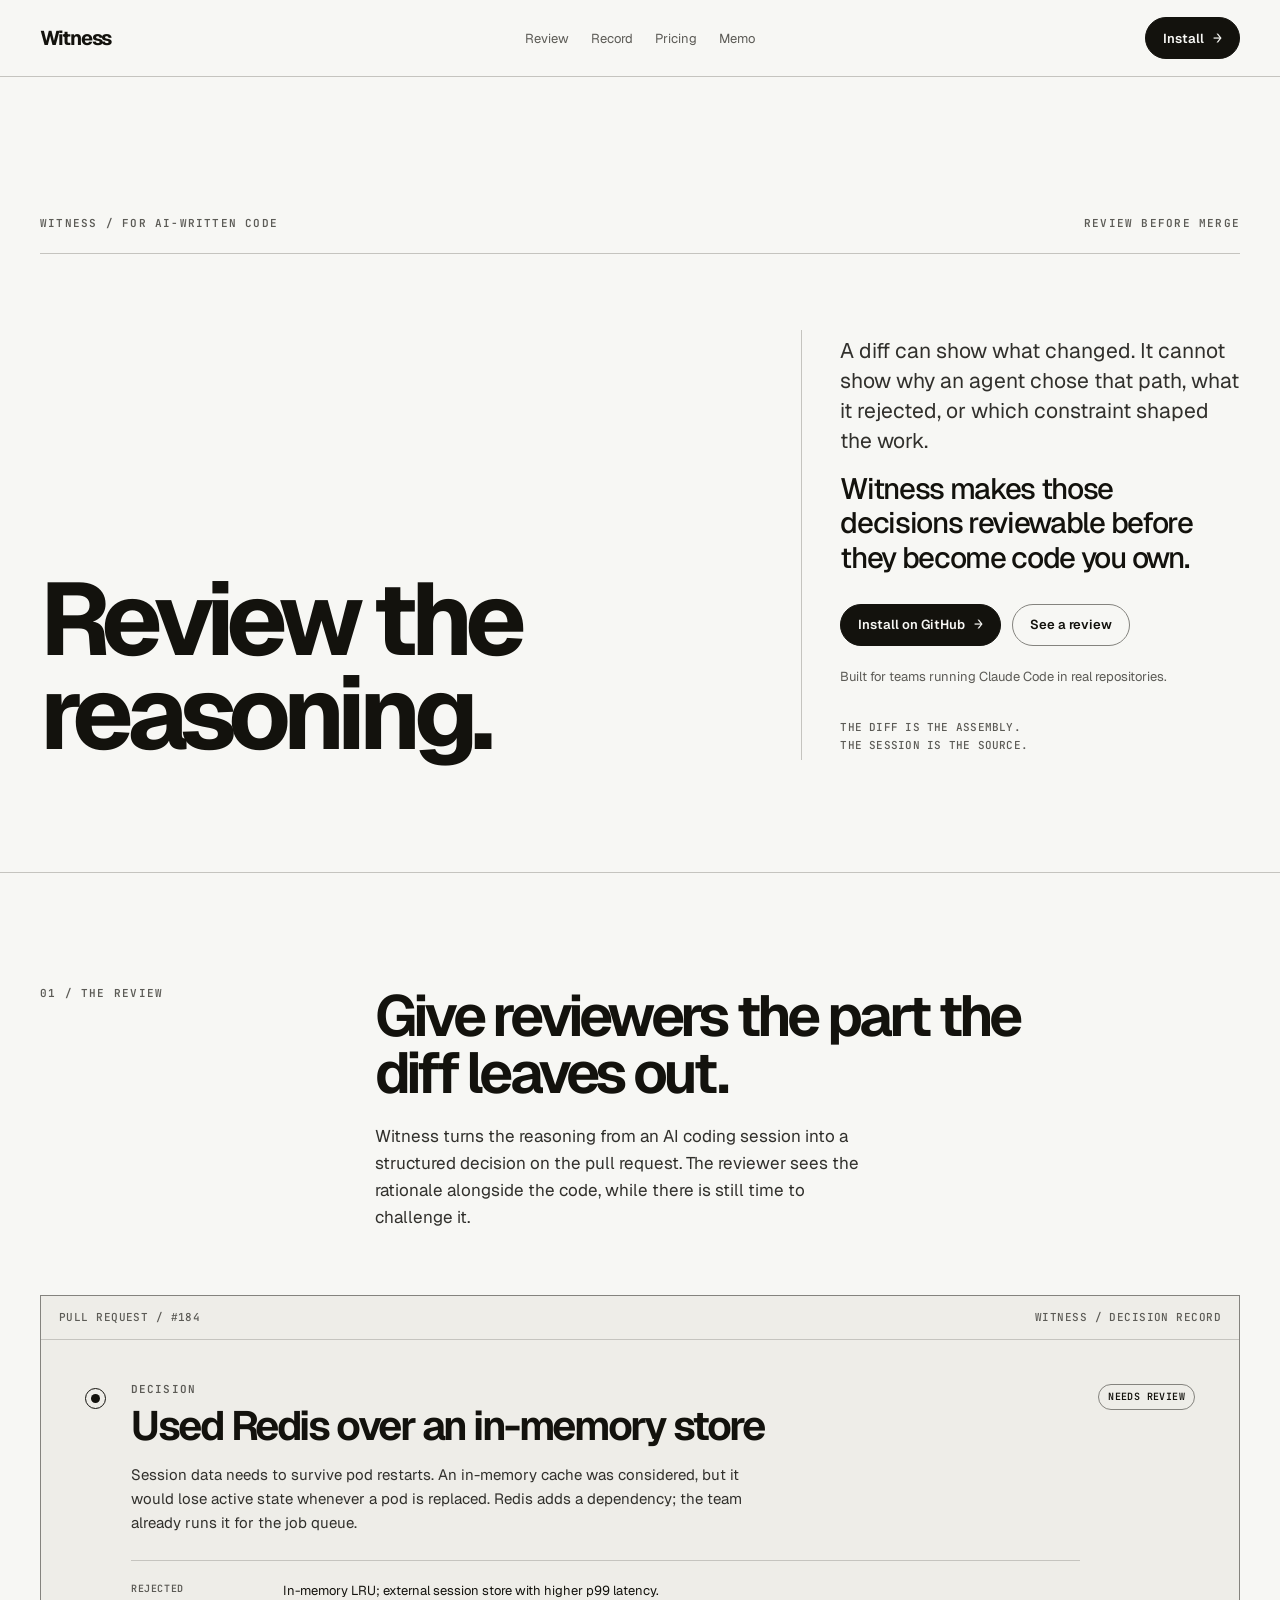
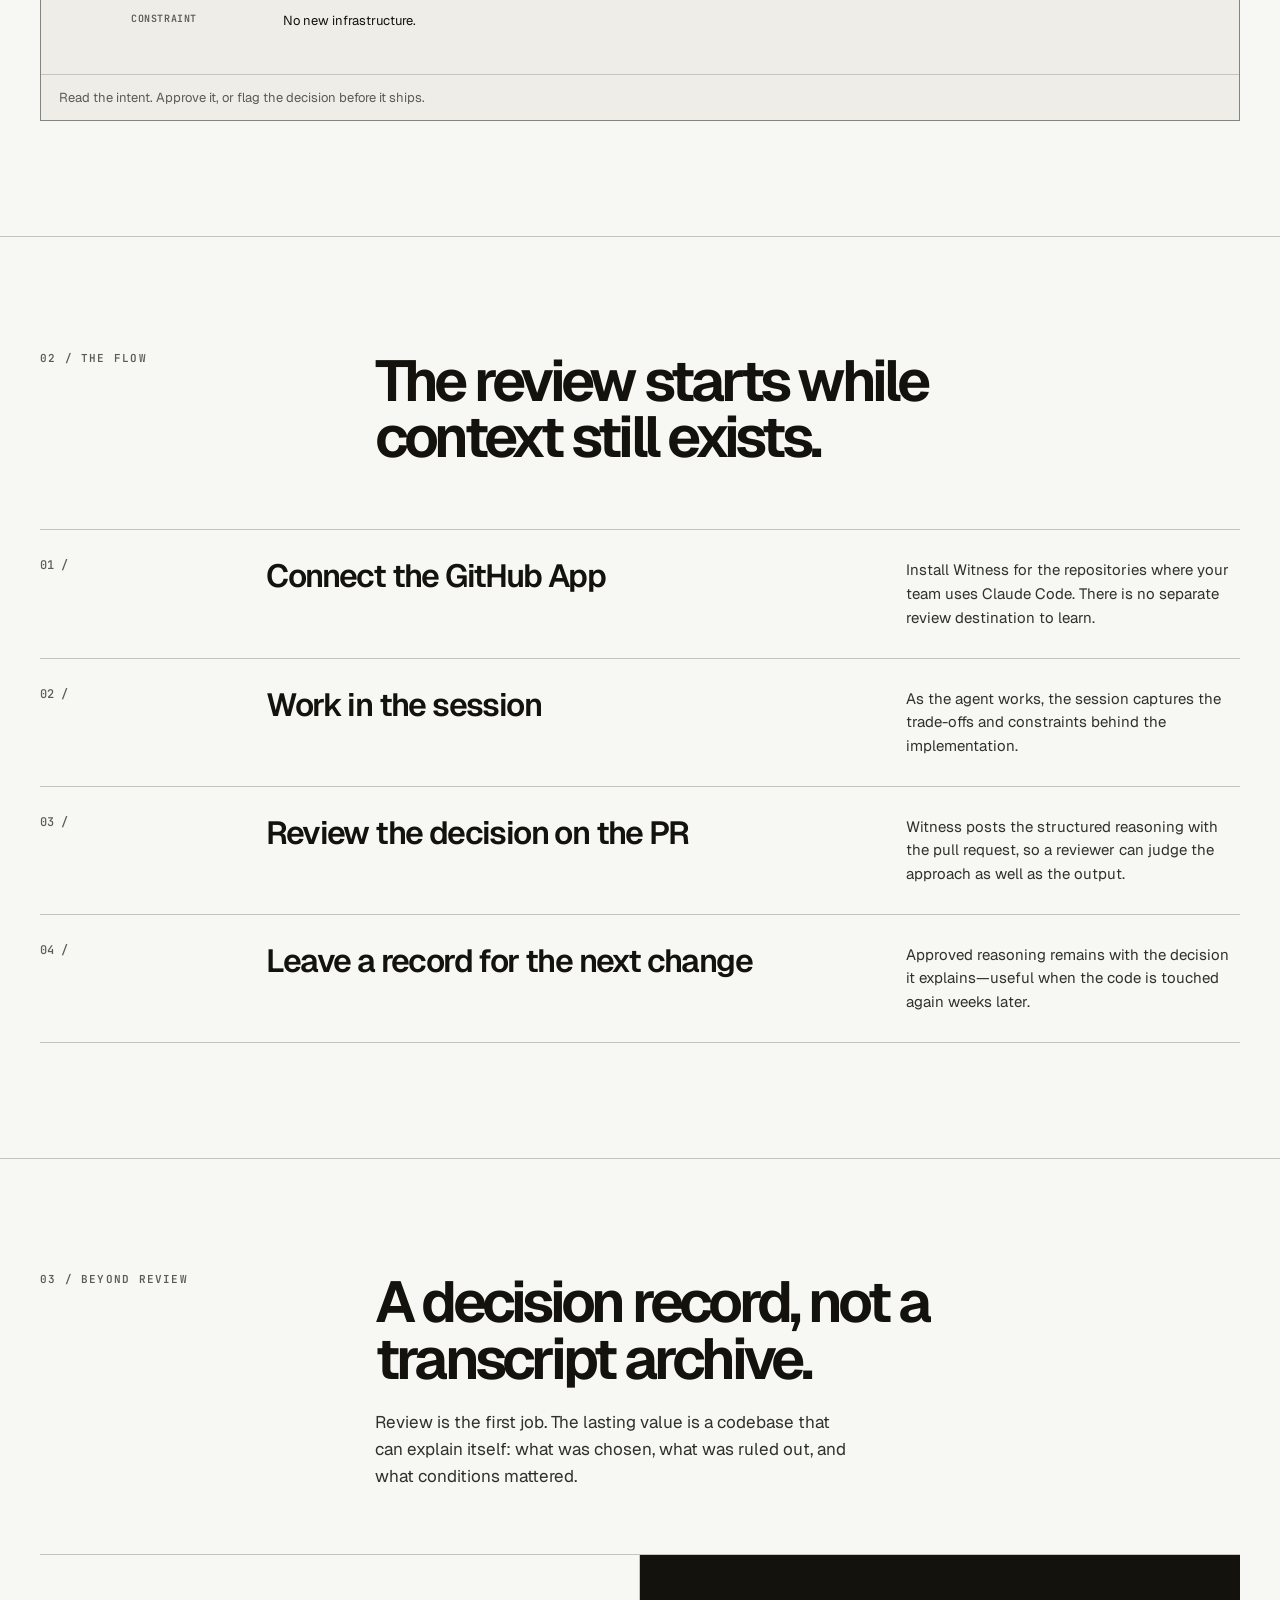
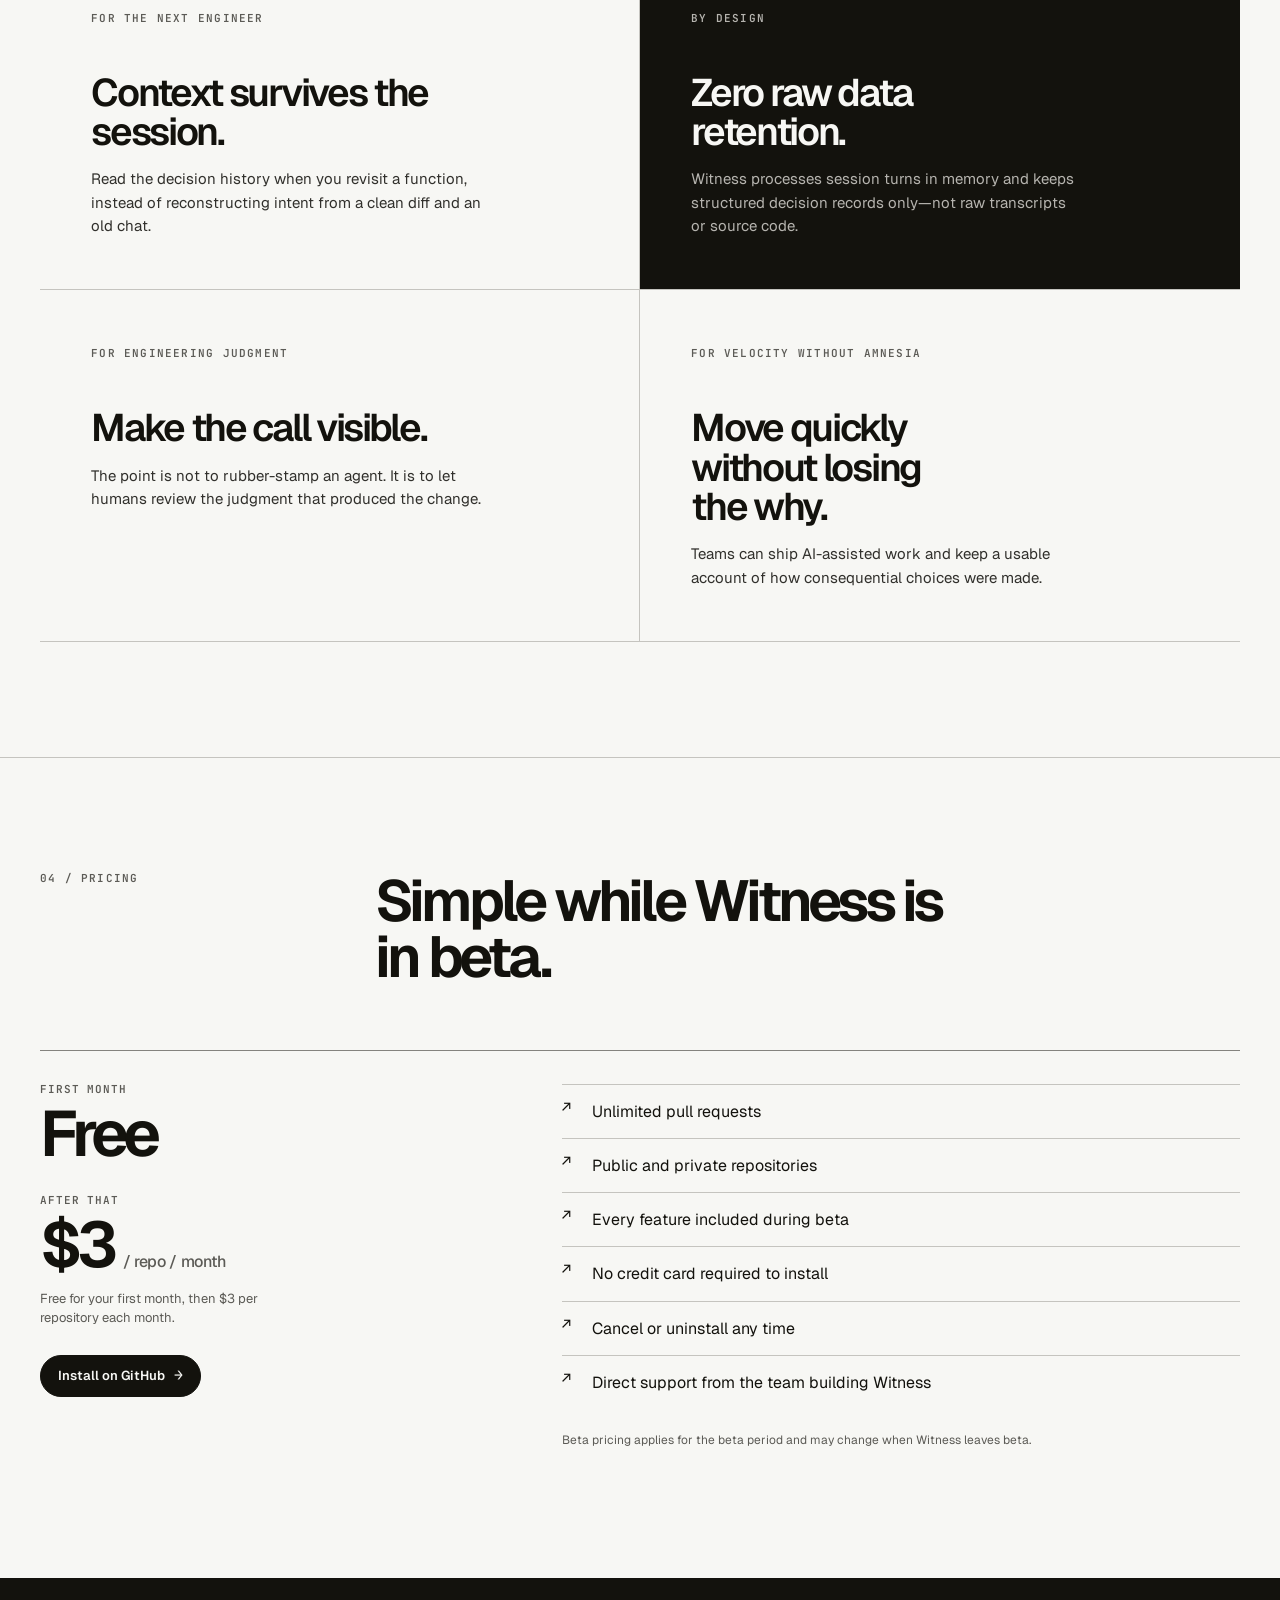
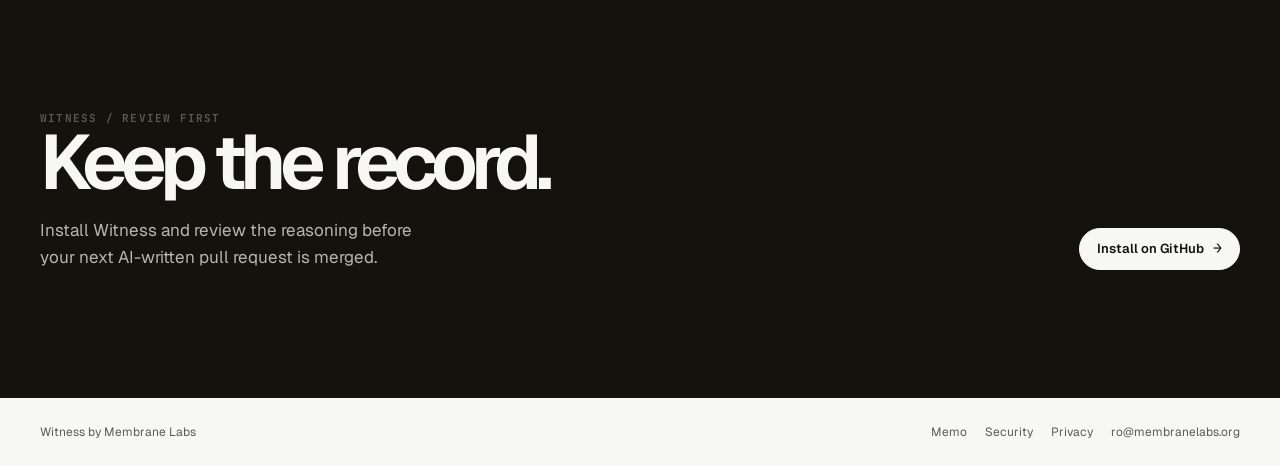
<file: index.html>
<!doctype html>
<html lang="en">
<head>
  <meta charset="utf-8">
  <meta name="viewport" content="width=device-width, initial-scale=1">
  <meta name="description" content="Witness turns AI coding-session reasoning into reviewable pull-request decisions before you merge.">
  <title>Witness — Review the reasoning, not only the diff</title>
  <link rel="stylesheet" href="_ds/modernist-412157db-4820-4061-ba51-2b7b09c9d0c9/styles.css">
  <style>
    /* Hallmark · pre-emit critique: P5 H5 E4 S5 R5 V4
     * genre: modern-minimal · macrostructure: Narrative Workflow · theme: Quiet
     * enrichment: none · nav: N9 Edge-aligned minimal · footer: Ft2 Inline single line
     */
    html, body { overflow-x: clip; }
    body { margin: 0; background: var(--color-bg); color: var(--color-text); text-wrap: pretty; }
    a { color: inherit; }
    .shell { width: min(1200px, calc(100% - 40px)); margin-inline: auto; }
    .eyebrow { font: 600 var(--text-xs)/1 var(--font-mono); letter-spacing: .11em; text-transform: uppercase; color: var(--color-muted); }
    .rule { height: 1px; margin: 0; border: 0; background: var(--color-rule); }
    .site-nav { min-height: 76px; display: grid; grid-template-columns: 1fr auto 1fr; align-items: center; gap: 24px; }
    .wordmark { font: 700 20px/1 var(--font-display); letter-spacing: -.055em; text-decoration: none; }
    .nav-links { justify-self: center; display: flex; gap: 22px; font-size: 13px; }
    .nav-links a { text-decoration: none; color: var(--color-muted); }
    .nav-links a:hover { color: var(--color-text); }
    .nav-cta { justify-self: end; }
    .button { display: inline-flex; align-items: center; justify-content: center; gap: 9px; min-height: 42px; padding: 0 17px; border: 1px solid var(--color-text); border-radius: 999px; font: 600 13px/1 var(--font-body); text-decoration: none; transition: transform 180ms var(--ease-out), background 180ms var(--ease-out), color 180ms var(--ease-out); white-space: nowrap; }
    .button:hover { transform: translateY(-1px); }
    .button:active { transform: translateY(0); }
    .button--solid { background: var(--color-text); color: var(--color-bg); }
    .button--solid:hover { background: var(--color-ink-2); }
    .button--quiet { border-color: var(--color-rule-strong); color: var(--color-text); }
    .button--quiet:hover { background: var(--color-surface); }
    .arrow { font-family: var(--font-mono); font-size: 15px; }
    .hero { padding: clamp(68px, 11vw, 150px) 0 clamp(56px, 9vw, 112px); }
    .hero-topline { display: flex; justify-content: space-between; gap: 24px; padding-bottom: 24px; border-bottom: 1px solid var(--color-rule); }
    .hero-topline span:last-child { text-align: right; }
    .hero-grid { display: grid; grid-template-columns: minmax(0, 1.2fr) minmax(280px, .8fr); gap: clamp(40px, 8vw, 126px); padding-top: clamp(38px, 6vw, 76px); align-items: end; }
    h1, h2, h3, p { margin: 0; }
    h1 { max-width: 10ch; font: 700 clamp(3.4rem, 8vw, 7.5rem)/.92 var(--font-display); letter-spacing: -.075em; overflow-wrap: anywhere; }
    .hero-copy { max-width: 39ch; font-size: clamp(18px, 1.65vw, 23px); line-height: 1.42; color: var(--color-ink-2); }
    .hero-actions { display: flex; flex-wrap: wrap; gap: 11px; margin-top: 28px; }
    .hero-note { margin-top: 22px; font-size: 13px; color: var(--color-muted); }
    .hero-side { border-left: 1px solid var(--color-rule); padding: 6px 0 6px clamp(22px, 3vw, 44px); }
    .hero-side p + p { margin-top: 16px; }
    .hero-side .statement { font: 500 clamp(21px, 2.3vw, 31px)/1.18 var(--font-display); letter-spacing: -.045em; }
    .hero-side .mono { margin-top: 34px; font: 500 11px/1.6 var(--font-mono); letter-spacing: .02em; color: var(--color-muted); }
    .section { padding: clamp(60px, 9vw, 118px) 0; }
    .section-head { display: grid; grid-template-columns: minmax(140px, .35fr) minmax(0, 1fr); gap: 32px; margin-bottom: clamp(36px, 5vw, 64px); }
    .section-title { max-width: 18ch; font: 650 clamp(2.2rem, 4.5vw, 4.6rem)/.98 var(--font-display); letter-spacing: -.065em; overflow-wrap: anywhere; }
    .section-intro { max-width: 44ch; font-size: 17px; line-height: 1.58; color: var(--color-ink-2); }
    .review-board { background: var(--color-surface); border: 1px solid var(--color-rule-strong); }
    .review-board__meta { display: flex; justify-content: space-between; gap: 20px; padding: 14px 18px; border-bottom: 1px solid var(--color-rule); color: var(--color-muted); font: 500 11px/1.4 var(--font-mono); letter-spacing: .04em; text-transform: uppercase; }
    .decision { display: grid; grid-template-columns: 28px minmax(0, 1fr) auto; gap: 18px; padding: clamp(24px, 4vw, 44px); }
    .decision-mark { width: 21px; height: 21px; margin-top: 4px; border: 1px solid var(--color-text); border-radius: 50%; position: relative; }
    .decision-mark::after { content: ''; position: absolute; inset: 5px; background: var(--color-text); border-radius: 50%; }
    .decision-label { font: 600 11px/1 var(--font-mono); letter-spacing: .1em; text-transform: uppercase; color: var(--color-muted); }
    .decision h3 { margin-top: 10px; font: 650 clamp(25px, 3.2vw, 41px)/1.03 var(--font-display); letter-spacing: -.06em; }
    .decision p { max-width: 62ch; margin-top: 16px; font-size: 15px; line-height: 1.6; color: var(--color-ink-2); }
    .decision-points { display: grid; gap: 10px; margin-top: 25px; padding-top: 20px; border-top: 1px solid var(--color-rule); }
    .decision-point { display: grid; grid-template-columns: 138px minmax(0, 1fr); gap: 14px; font-size: 13px; line-height: 1.5; }
    .decision-point strong { font: 600 10px/1.5 var(--font-mono); letter-spacing: .06em; text-transform: uppercase; color: var(--color-muted); }
    .decision-status { align-self: start; padding: 7px 9px; border: 1px solid var(--color-rule-strong); border-radius: 999px; font: 600 10px/1 var(--font-mono); letter-spacing: .04em; text-transform: uppercase; white-space: nowrap; }
    .review-board__footer { padding: 14px 18px; border-top: 1px solid var(--color-rule); font-size: 13px; color: var(--color-muted); }
    .workflow { counter-reset: stage; }
    .workflow-row { display: grid; grid-template-columns: minmax(130px, .32fr) minmax(0, 1fr) minmax(210px, .55fr); gap: 32px; padding: 28px 0; border-top: 1px solid var(--color-rule); align-items: start; }
    .workflow-row:last-child { border-bottom: 1px solid var(--color-rule); }
    .workflow-number { font: 500 12px/1.3 var(--font-mono); color: var(--color-muted); }
    .workflow-number::before { counter-increment: stage; content: '0' counter(stage) ' /'; }
    .workflow h3 { font: 600 clamp(22px, 2.5vw, 32px)/1.1 var(--font-display); letter-spacing: -.05em; }
    .workflow p { font-size: 15px; line-height: 1.58; color: var(--color-ink-2); }
    .record-grid { display: grid; grid-template-columns: minmax(0, 1fr) minmax(0, 1fr); border-top: 1px solid var(--color-rule); }
    .record-card { min-height: 250px; padding: clamp(26px, 4vw, 54px); border-bottom: 1px solid var(--color-rule); }
    .record-card:nth-child(odd) { border-right: 1px solid var(--color-rule); }
    .record-card h3 { margin-top: 46px; max-width: 13ch; font: 600 clamp(25px, 3vw, 40px)/1.02 var(--font-display); letter-spacing: -.06em; }
    .record-card p { max-width: 39ch; margin-top: 16px; font-size: 15px; line-height: 1.58; color: var(--color-ink-2); }
    .record-card--dark { background: var(--color-text); color: var(--color-bg); }
    .record-card--dark .eyebrow, .record-card--dark p { color: var(--color-paper-3); }
    .record-card--dark h3 { max-width: 14ch; }
    .pricing { padding-bottom: clamp(68px, 10vw, 132px); }
    .pricing-grid { display: grid; grid-template-columns: minmax(260px, .75fr) minmax(0, 1.25fr); gap: clamp(42px, 9vw, 140px); padding-top: 33px; border-top: 1px solid var(--color-rule-strong); }
    .price-label { font: 600 11px/1 var(--font-mono); text-transform: uppercase; letter-spacing: .08em; color: var(--color-muted); }
    .price { margin-top: 10px; font: 650 clamp(3rem, 5vw, 5rem)/.92 var(--font-display); letter-spacing: -.08em; }
    .price small { font: 500 16px/1 var(--font-body); letter-spacing: -.02em; color: var(--color-muted); }
    .price-secondary { margin-top: 31px; }
    .pricing-copy { margin: 14px 0 27px; max-width: 28ch; color: var(--color-muted); font-size: 13px; line-height: 1.5; }
    .benefits { display: grid; gap: 0; }
    .benefit { display: grid; grid-template-columns: 18px minmax(0, 1fr); gap: 12px; padding: 15px 0; border-top: 1px solid var(--color-rule); font-size: 16px; line-height: 1.45; }
    .benefit::before { content: '↗'; font: 500 15px/1 var(--font-mono); }
    .beta-note { margin-top: 22px; max-width: 59ch; font-size: 12px; line-height: 1.55; color: var(--color-muted); }
    .closing { background: var(--color-text); color: var(--color-bg); }
    .closing-inner { display: grid; grid-template-columns: minmax(0, 1fr) auto; gap: 40px; padding: clamp(62px, 10vw, 130px) 0; align-items: end; }
    .closing h2 { max-width: 10ch; font: 650 clamp(3rem, 6vw, 6.8rem)/.92 var(--font-display); letter-spacing: -.08em; }
    .closing p { max-width: 37ch; margin-top: 20px; font-size: 17px; line-height: 1.55; color: var(--color-paper-3); }
    .closing .button { border-color: var(--color-bg); color: var(--color-text); background: var(--color-bg); }
    .closing .button:hover { background: var(--color-paper-2); }
    .footer { display: flex; justify-content: space-between; gap: 24px; padding: 26px 0; font-size: 12px; color: var(--color-muted); }
    .footer-links { display: flex; flex-wrap: wrap; gap: 18px; }
    .footer a { text-decoration: none; }
    .footer a:hover { color: var(--color-text); }
    @media (max-width: 760px) { .site-nav { grid-template-columns: 1fr auto; padding: 18px 0; } .nav-links { display: none; } .hero { padding-top: 50px; } .hero-grid, .section-head, .pricing-grid, .closing-inner { grid-template-columns: minmax(0, 1fr); } .hero-side { border-left: 0; border-top: 1px solid var(--color-rule); padding: 26px 0 0; } .section-head { gap: 18px; } .workflow-row { grid-template-columns: 74px minmax(0, 1fr); gap: 16px; } .workflow p { grid-column: 2; } .record-grid { grid-template-columns: minmax(0, 1fr); } .record-card:nth-child(odd) { border-right: 0; } .decision { grid-template-columns: 20px minmax(0, 1fr); gap: 12px; } .decision-status { grid-column: 2; justify-self: start; } .decision-point { grid-template-columns: minmax(0, 1fr); gap: 5px; } .closing-inner { gap: 28px; } .footer { flex-direction: column; } }
    @media (prefers-reduced-motion: reduce) { *, *::before, *::after { scroll-behavior: auto !important; transition-duration: .01ms !important; } }
  </style>
</head>
<body>
  <div class="shell"><nav class="site-nav" aria-label="Primary navigation"><a class="wordmark" href="index.html">Witness</a><div class="nav-links"><a href="#review">Review</a><a href="#record">Record</a><a href="#pricing">Pricing</a><a href="memo.html">Memo</a></div><a class="button button--solid nav-cta" href="https://github.com/apps/membranelabs-witness/installations/new">Install <span class="arrow">→</span></a></nav></div><hr class="rule">
  <main>
    <section class="shell hero"><div class="hero-topline eyebrow"><span>Witness / for AI-written code</span><span>Review before merge</span></div><div class="hero-grid"><div><h1>Review the reasoning.</h1></div><div class="hero-side"><p class="hero-copy">A diff can show what changed. It cannot show why an agent chose that path, what it rejected, or which constraint shaped the work.</p><p class="statement">Witness makes those decisions reviewable before they become code you own.</p><div class="hero-actions"><a class="button button--solid" href="https://github.com/apps/membranelabs-witness/installations/new">Install on GitHub <span class="arrow">→</span></a><a class="button button--quiet" href="#review">See a review</a></div><p class="hero-note">Built for teams running Claude Code in real repositories.</p><p class="mono">THE DIFF IS THE ASSEMBLY.<br>THE SESSION IS THE SOURCE.</p></div></div></section><hr class="rule">
    <section id="review" class="shell section"><div class="section-head"><span class="eyebrow">01 / The review</span><div><h2 class="section-title">Give reviewers the part the diff leaves out.</h2><p class="section-intro" style="margin-top:22px">Witness turns the reasoning from an AI coding session into a structured decision on the pull request. The reviewer sees the rationale alongside the code, while there is still time to challenge it.</p></div></div><article class="review-board" aria-label="Example Witness pull request decision"><div class="review-board__meta"><span>pull request / #184</span><span>witness / decision record</span></div><div class="decision"><span class="decision-mark" aria-hidden="true"></span><div><div class="decision-label">Decision</div><h3>Used Redis over an in-memory store</h3><p>Session data needs to survive pod restarts. An in-memory cache was considered, but it would lose active state whenever a pod is replaced. Redis adds a dependency; the team already runs it for the job queue.</p><div class="decision-points"><div class="decision-point"><strong>Rejected</strong><span>In-memory LRU; external session store with higher p99 latency.</span></div><div class="decision-point"><strong>Constraint</strong><span>No new infrastructure.</span></div></div></div><span class="decision-status">Needs review</span></div><div class="review-board__footer">Read the intent. Approve it, or flag the decision before it ships.</div></article></section><hr class="rule">
    <section class="shell section"><div class="section-head"><span class="eyebrow">02 / The flow</span><div><h2 class="section-title">The review starts while context still exists.</h2></div></div><div class="workflow"><div class="workflow-row"><span class="workflow-number"></span><div><h3>Connect the GitHub App</h3></div><p>Install Witness for the repositories where your team uses Claude Code. There is no separate review destination to learn.</p></div><div class="workflow-row"><span class="workflow-number"></span><div><h3>Work in the session</h3></div><p>As the agent works, the session captures the trade-offs and constraints behind the implementation.</p></div><div class="workflow-row"><span class="workflow-number"></span><div><h3>Review the decision on the PR</h3></div><p>Witness posts the structured reasoning with the pull request, so a reviewer can judge the approach as well as the output.</p></div><div class="workflow-row"><span class="workflow-number"></span><div><h3>Leave a record for the next change</h3></div><p>Approved reasoning remains with the decision it explains—useful when the code is touched again weeks later.</p></div></div></section><hr class="rule">
    <section id="record" class="shell section"><div class="section-head"><span class="eyebrow">03 / Beyond review</span><div><h2 class="section-title">A decision record, not a transcript archive.</h2><p class="section-intro" style="margin-top:22px">Review is the first job. The lasting value is a codebase that can explain itself: what was chosen, what was ruled out, and what conditions mattered.</p></div></div><div class="record-grid"><article class="record-card"><span class="eyebrow">For the next engineer</span><h3>Context survives the session.</h3><p>Read the decision history when you revisit a function, instead of reconstructing intent from a clean diff and an old chat.</p></article><article class="record-card record-card--dark"><span class="eyebrow">By design</span><h3>Zero raw data retention.</h3><p>Witness processes session turns in memory and keeps structured decision records only—not raw transcripts or source code.</p></article><article class="record-card"><span class="eyebrow">For engineering judgment</span><h3>Make the call visible.</h3><p>The point is not to rubber-stamp an agent. It is to let humans review the judgment that produced the change.</p></article><article class="record-card"><span class="eyebrow">For velocity without amnesia</span><h3>Move quickly without losing the why.</h3><p>Teams can ship AI-assisted work and keep a usable account of how consequential choices were made.</p></article></div></section><hr class="rule">
    <section id="pricing" class="shell section pricing"><div class="section-head"><span class="eyebrow">04 / Pricing</span><div><h2 class="section-title">Simple while Witness is in beta.</h2></div></div><div class="pricing-grid"><div><div class="price-label">First month</div><div class="price">Free</div><div class="price-label price-secondary">After that</div><div class="price">$3 <small>/ repo / month</small></div><p class="pricing-copy">Free for your first month, then $3 per repository each month.</p><a class="button button--solid" href="https://github.com/apps/membranelabs-witness/installations/new">Install on GitHub <span class="arrow">→</span></a></div><div><div class="benefits"><div class="benefit">Unlimited pull requests</div><div class="benefit">Public and private repositories</div><div class="benefit">Every feature included during beta</div><div class="benefit">No credit card required to install</div><div class="benefit">Cancel or uninstall any time</div><div class="benefit">Direct support from the team building Witness</div></div><p class="beta-note">Beta pricing applies for the beta period and may change when Witness leaves beta.</p></div></div></section>
  </main>
  <section class="closing"><div class="shell closing-inner"><div><span class="eyebrow">Witness / review first</span><h2>Keep the record.</h2><p>Install Witness and review the reasoning before your next AI-written pull request is merged.</p></div><a class="button" href="https://github.com/apps/membranelabs-witness/installations/new">Install on GitHub <span class="arrow">→</span></a></div></section>
  <footer class="shell footer"><span>Witness by Membrane Labs</span><div class="footer-links"><a href="memo.html">Memo</a><a href="security.html">Security</a><a href="privacy.html">Privacy</a><a href="mailto:ro@membranelabs.org">ro@membranelabs.org</a></div></footer>
</body>
</html>
</file>
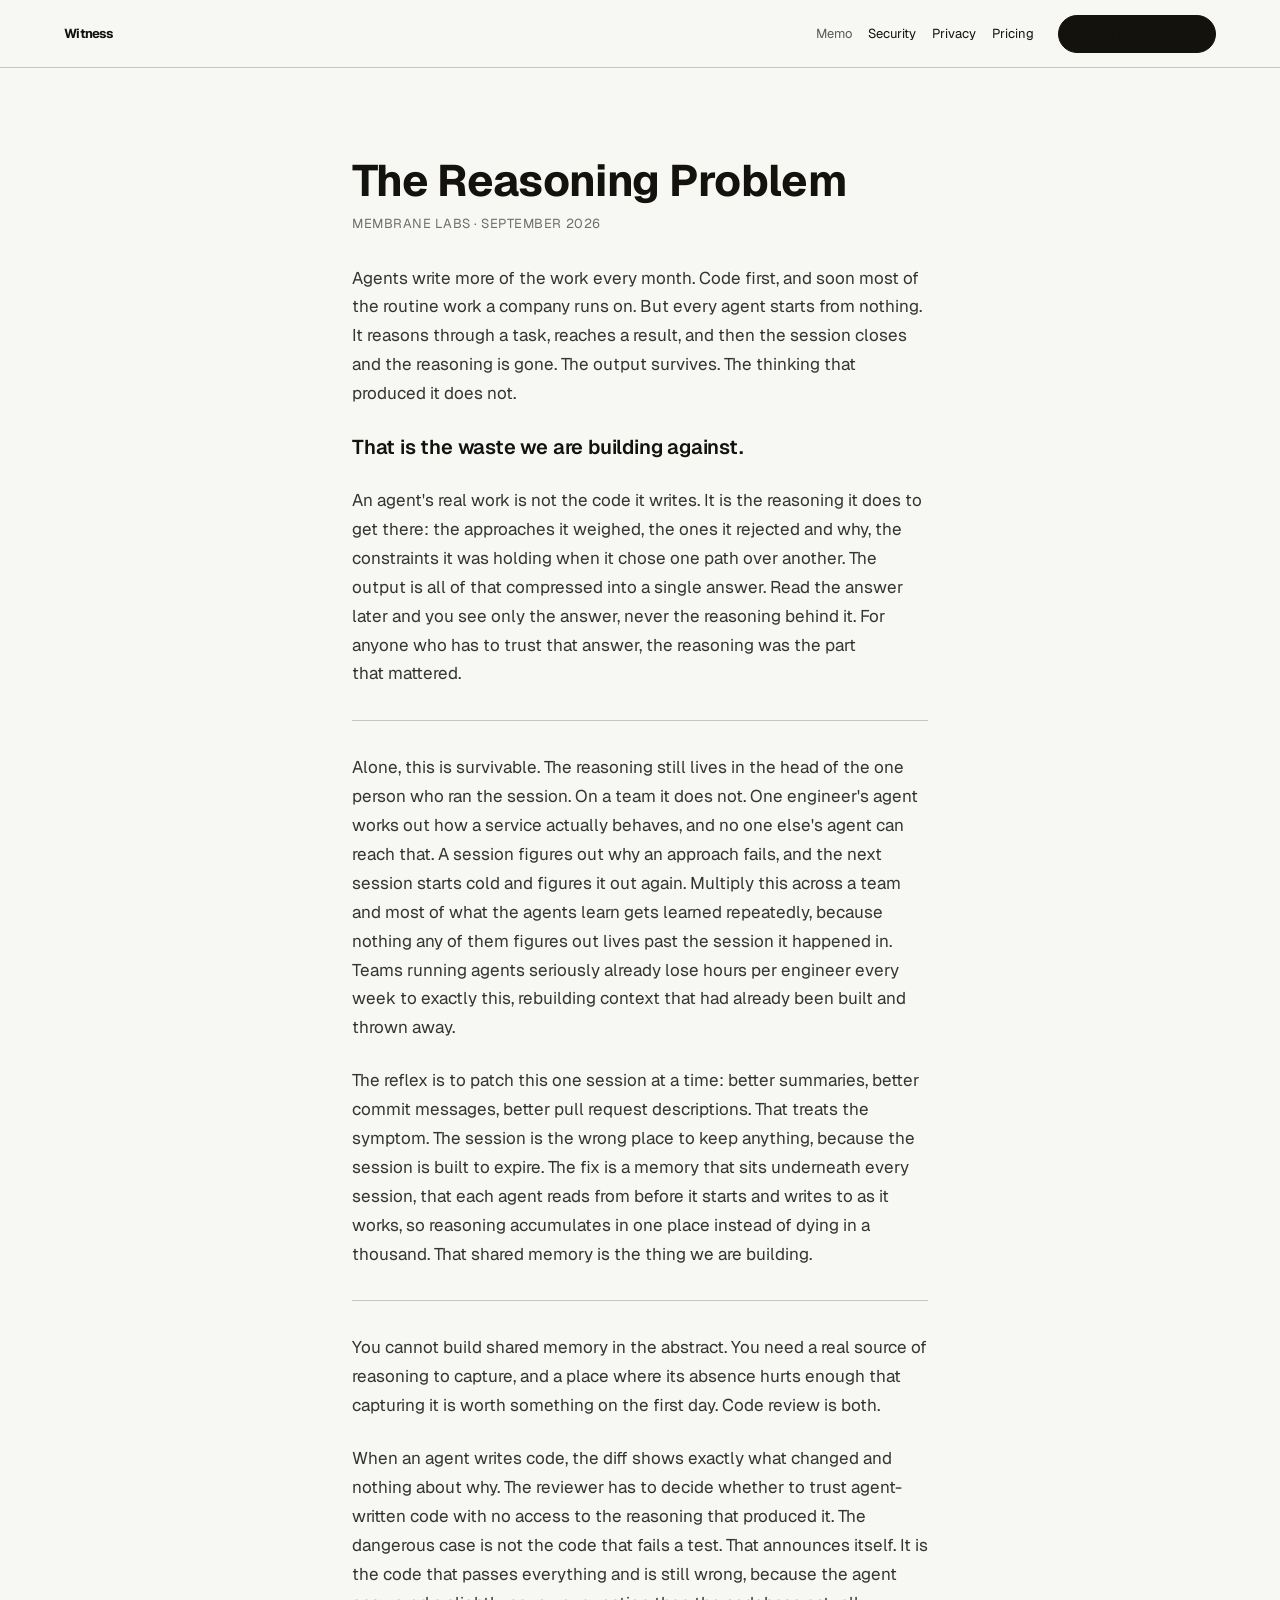
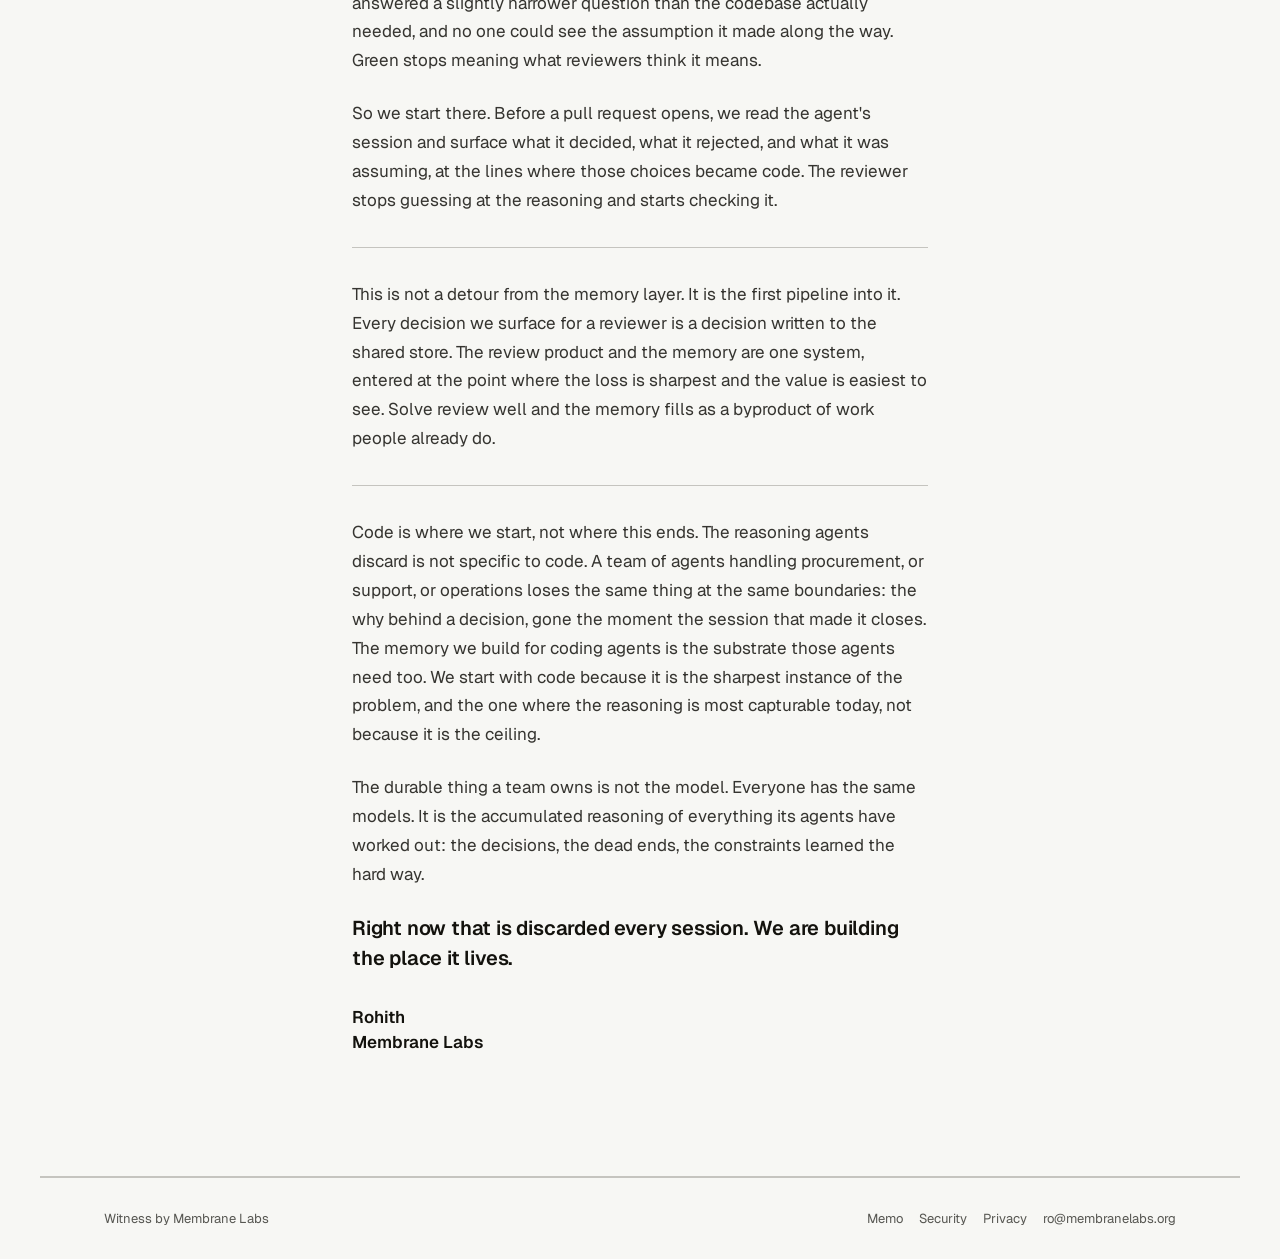
<file: memo.html>
<!DOCTYPE html>
<html lang="en">
<head>
<meta charset="utf-8">
<meta name="viewport" content="width=device-width, initial-scale=1">
<title>The Reasoning Problem</title>
<meta name="description" content="Every agent starts from nothing. It reasons through a task, reaches a result, and the session closes with the reasoning gone. That is the waste Membrane Labs is building against.">
<link rel="stylesheet" href="_ds/modernist-412157db-4820-4061-ba51-2b7b09c9d0c9/styles.css">
<style>
  body { margin: 0; background: var(--color-bg); text-wrap: pretty; }
  a { color: var(--color-accent-700); }
  a:hover { color: var(--color-accent); }
</style>
</head>
<body>

<nav class="nav" style="padding-inline:clamp(20px,5vw,72px)">
  <a href="index.html" class="nav-brand" style="text-decoration:none;color:inherit">Witness</a>
  <input type="checkbox" id="nav-toggle" class="nav-toggle-input">
  <label for="nav-toggle" class="nav-toggle" aria-label="Menu">
    <svg class="nav-toggle-icon-open" viewBox="0 0 24 24" fill="none" stroke="currentColor" stroke-width="2" stroke-linecap="round" stroke-linejoin="round"><line x1="4" x2="20" y1="6" y2="6"></line><line x1="4" x2="20" y1="12" y2="12"></line><line x1="4" x2="20" y1="18" y2="18"></line></svg>
    <svg class="nav-toggle-icon-close" viewBox="0 0 24 24" fill="none" stroke="currentColor" stroke-width="2" stroke-linecap="round" stroke-linejoin="round"><path d="M18 6 6 18"></path><path d="m6 6 12 12"></path></svg>
  </label>
  <label for="nav-toggle" class="nav-backdrop"></label>
  <div class="nav-links">
    <a href="memo.html" aria-current="page" style="text-decoration:none">Memo</a>
    <a href="security.html" style="color:inherit;text-decoration:none">Security</a>
    <a href="privacy.html" style="color:inherit;text-decoration:none">Privacy</a>
    <a href="index.html#pricing" style="color:inherit;text-decoration:none">Pricing</a>
  </div>
  <a href="https://github.com/apps/membranelabs-witness/installations/new" class="btn btn-primary" style="text-decoration:none;margin-left:var(--space-2)">Install on GitHub<svg width="14" height="14" viewBox="0 0 24 24" fill="none" stroke="currentColor" stroke-width="2" stroke-linecap="round" stroke-linejoin="round"><path d="M5 12h14"></path><path d="m12 5 7 7-7 7"></path></svg></a>
</nav>

<article style="max-width:640px;margin:0 auto;padding:clamp(48px,8vw,88px) clamp(20px,5vw,32px) clamp(64px,10vw,120px)">
  <h1 style="font-family:var(--font-heading);font-weight:var(--font-heading-weight);font-size:clamp(30px,4.4vw,44px);letter-spacing:-0.015em;line-height:1.15;margin:0 0 var(--space-2)">The Reasoning Problem</h1>
  <p style="font-size:13px;letter-spacing:0.04em;text-transform:uppercase;color:color-mix(in srgb, var(--color-text) 60%, transparent);margin:0 0 var(--space-8)">Membrane Labs &middot; September 2026</p>

  <p style="font-size:17px;line-height:1.7;margin:0 0 var(--space-6);color:color-mix(in srgb, var(--color-text) 85%, transparent)">Agents write more of the work every month. Code first, and soon most of the routine work a company runs on. But every agent starts from nothing. It reasons through a task, reaches a result, and then the session closes and the reasoning is gone. The output survives. The thinking that produced it does not.</p>

  <p style="font-family:var(--font-heading);font-weight:600;font-size:20px;line-height:1.5;letter-spacing:-0.01em;margin:0 0 var(--space-6)">That is the waste we are building against.</p>

  <p style="font-size:17px;line-height:1.7;margin:0 0 var(--space-6);color:color-mix(in srgb, var(--color-text) 85%, transparent)">An agent's real work is not the code it writes. It is the reasoning it does to get there: the approaches it weighed, the ones it rejected and why, the constraints it was holding when it chose one path over another. The output is all of that compressed into a single answer. Read the answer later and you see only the answer, never the reasoning behind it. For anyone who has to trust that answer, the reasoning was the part that mattered.</p>

  <hr class="hr" style="margin:var(--space-8) 0">

  <p style="font-size:17px;line-height:1.7;margin:0 0 var(--space-6);color:color-mix(in srgb, var(--color-text) 85%, transparent)">Alone, this is survivable. The reasoning still lives in the head of the one person who ran the session. On a team it does not. One engineer's agent works out how a service actually behaves, and no one else's agent can reach that. A session figures out why an approach fails, and the next session starts cold and figures it out again. Multiply this across a team and most of what the agents learn gets learned repeatedly, because nothing any of them figures out lives past the session it happened in. Teams running agents seriously already lose hours per engineer every week to exactly this, rebuilding context that had already been built and thrown away.</p>

  <p style="font-size:17px;line-height:1.7;margin:0 0 var(--space-6);color:color-mix(in srgb, var(--color-text) 85%, transparent)">The reflex is to patch this one session at a time: better summaries, better commit messages, better pull request descriptions. That treats the symptom. The session is the wrong place to keep anything, because the session is built to expire. The fix is a memory that sits underneath every session, that each agent reads from before it starts and writes to as it works, so reasoning accumulates in one place instead of dying in a thousand. That shared memory is the thing we are building.</p>

  <hr class="hr" style="margin:var(--space-8) 0">

  <p style="font-size:17px;line-height:1.7;margin:0 0 var(--space-6);color:color-mix(in srgb, var(--color-text) 85%, transparent)">You cannot build shared memory in the abstract. You need a real source of reasoning to capture, and a place where its absence hurts enough that capturing it is worth something on the first day. Code review is both.</p>

  <p style="font-size:17px;line-height:1.7;margin:0 0 var(--space-6);color:color-mix(in srgb, var(--color-text) 85%, transparent)">When an agent writes code, the diff shows exactly what changed and nothing about why. The reviewer has to decide whether to trust agent-written code with no access to the reasoning that produced it. The dangerous case is not the code that fails a test. That announces itself. It is the code that passes everything and is still wrong, because the agent answered a slightly narrower question than the codebase actually needed, and no one could see the assumption it made along the way. Green stops meaning what reviewers think it means.</p>

  <p style="font-size:17px;line-height:1.7;margin:0 0 var(--space-6);color:color-mix(in srgb, var(--color-text) 85%, transparent)">So we start there. Before a pull request opens, we read the agent's session and surface what it decided, what it rejected, and what it was assuming, at the lines where those choices became code. The reviewer stops guessing at the reasoning and starts checking it.</p>

  <hr class="hr" style="margin:var(--space-8) 0">

  <p style="font-size:17px;line-height:1.7;margin:0 0 var(--space-6);color:color-mix(in srgb, var(--color-text) 85%, transparent)">This is not a detour from the memory layer. It is the first pipeline into it. Every decision we surface for a reviewer is a decision written to the shared store. The review product and the memory are one system, entered at the point where the loss is sharpest and the value is easiest to see. Solve review well and the memory fills as a byproduct of work people already do.</p>

  <hr class="hr" style="margin:var(--space-8) 0">

  <p style="font-size:17px;line-height:1.7;margin:0 0 var(--space-6);color:color-mix(in srgb, var(--color-text) 85%, transparent)">Code is where we start, not where this ends. The reasoning agents discard is not specific to code. A team of agents handling procurement, or support, or operations loses the same thing at the same boundaries: the why behind a decision, gone the moment the session that made it closes. The memory we build for coding agents is the substrate those agents need too. We start with code because it is the sharpest instance of the problem, and the one where the reasoning is most capturable today, not because it is the ceiling.</p>

  <p style="font-size:17px;line-height:1.7;margin:0 0 var(--space-6);color:color-mix(in srgb, var(--color-text) 85%, transparent)">The durable thing a team owns is not the model. Everyone has the same models. It is the accumulated reasoning of everything its agents have worked out: the decisions, the dead ends, the constraints learned the hard way.</p>

  <p style="font-family:var(--font-heading);font-weight:600;font-size:20px;line-height:1.5;letter-spacing:-0.01em;margin:0 0 var(--space-8)">Right now that is discarded every session. We are building the place it lives.</p>

  <p style="font-family:var(--font-heading);font-weight:600;font-size:17px;line-height:1.5;margin:0">Rohith<br>Membrane Labs</p>
</article>

<footer style="max-width:1200px;margin:0 auto;padding:var(--space-8) clamp(20px,5vw,72px);display:flex;flex-wrap:wrap;gap:var(--space-4);justify-content:space-between;border-top:2px solid var(--color-divider);font-size:13px;color:color-mix(in srgb, var(--color-text) 70%, transparent)">
  <span>Witness by Membrane Labs</span>
  <div style="display:flex;gap:var(--space-4);flex-wrap:wrap">
    <a href="memo.html" style="color:inherit;text-decoration:none">Memo</a>
    <a href="security.html" style="color:inherit;text-decoration:none">Security</a>
    <a href="privacy.html" style="color:inherit;text-decoration:none">Privacy</a>
    <a href="mailto:ro@membranelabs.org" style="color:inherit;text-decoration:none">ro@membranelabs.org</a>
  </div>
</footer>

</body>
</html>
</file>
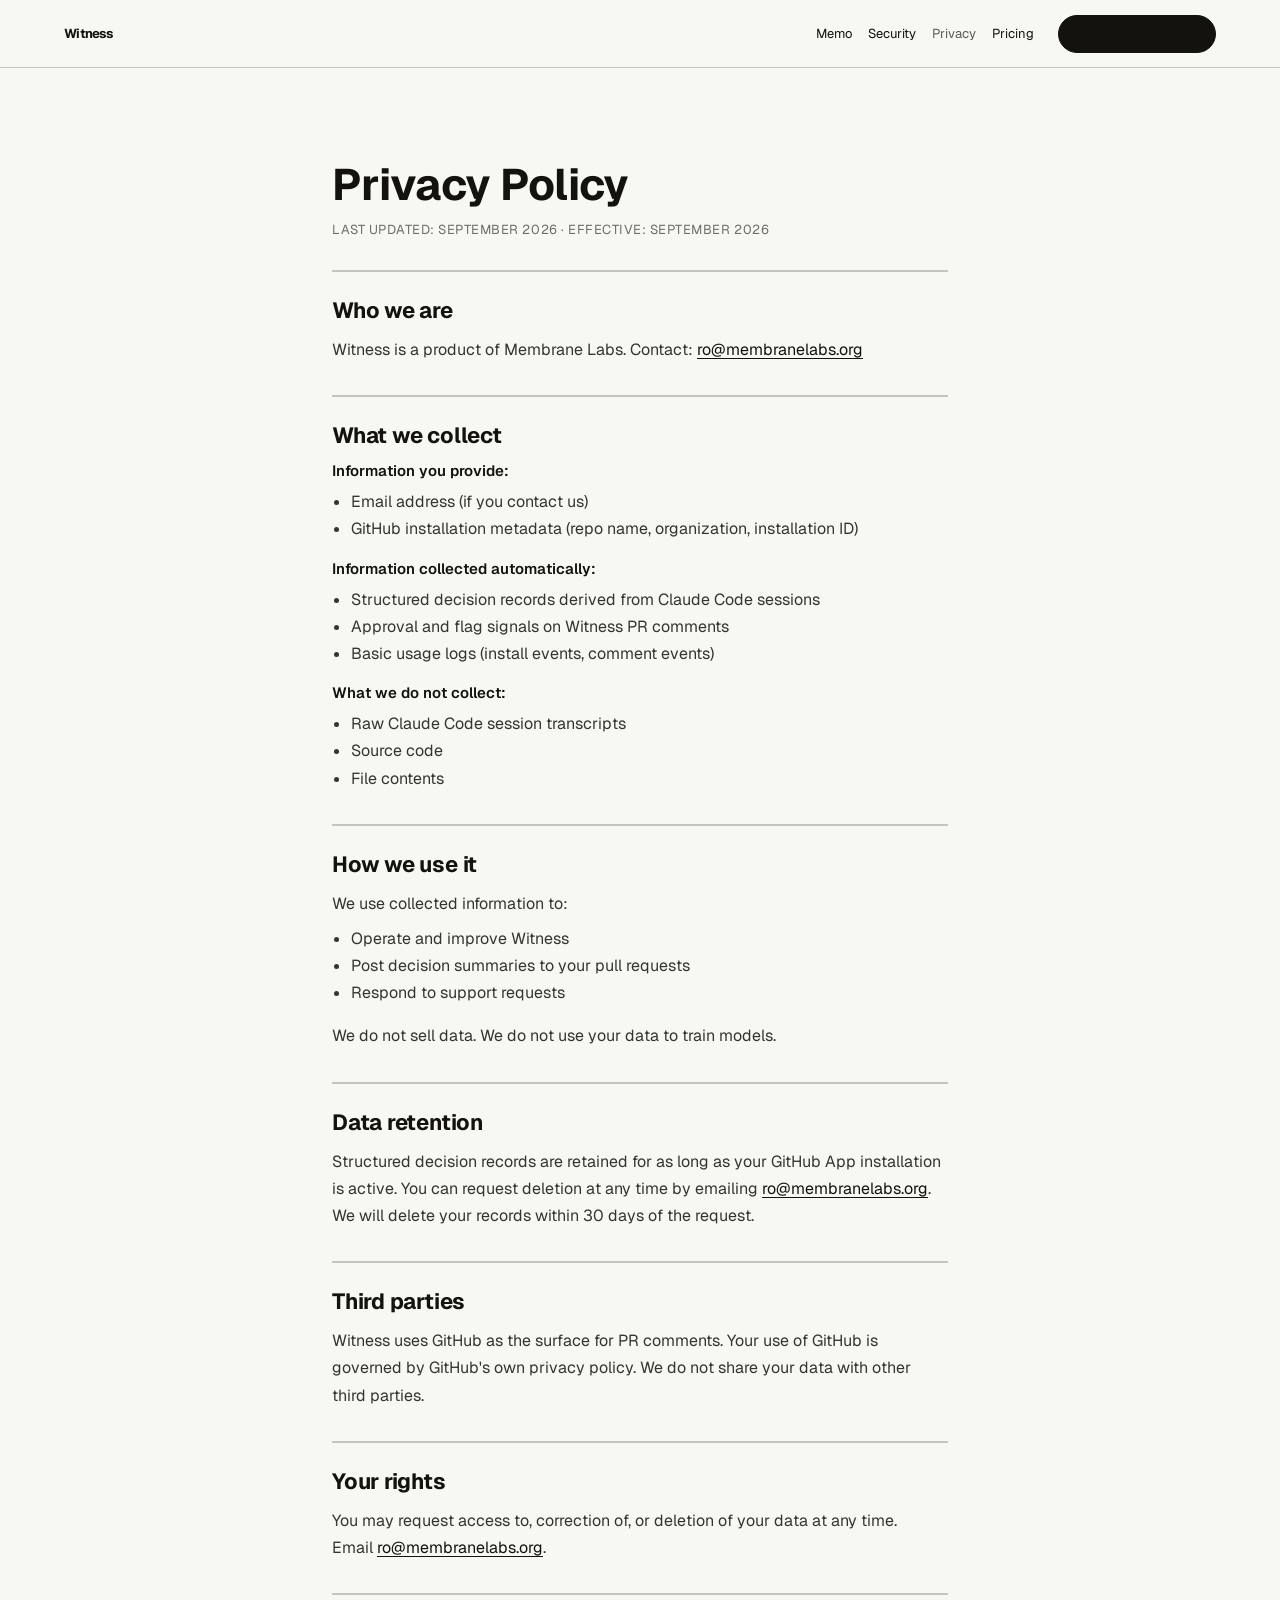
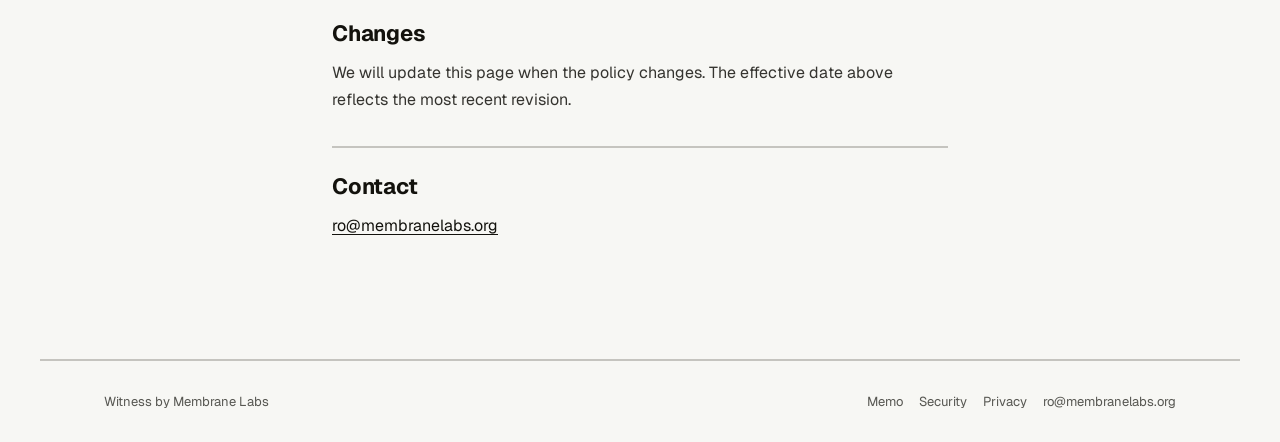
<file: privacy.html>
<!DOCTYPE html>
<html lang="en">
<head>
<meta charset="utf-8">
<meta name="viewport" content="width=device-width, initial-scale=1">
<title>Privacy Policy: Witness</title>
<meta name="description" content="What Witness collects, how it's used, data retention, and your rights.">
<link rel="stylesheet" href="_ds/modernist-412157db-4820-4061-ba51-2b7b09c9d0c9/styles.css">
<style>
  body { margin: 0; background: var(--color-bg); text-wrap: pretty; }
  a { color: var(--color-accent-700); }
  a:hover { color: var(--color-accent); }
</style>
</head>
<body>

<nav class="nav" style="padding-inline:clamp(20px,5vw,72px)">
  <a href="index.html" class="nav-brand" style="text-decoration:none;color:inherit">Witness</a>
  <input type="checkbox" id="nav-toggle" class="nav-toggle-input">
  <label for="nav-toggle" class="nav-toggle" aria-label="Menu">
    <svg class="nav-toggle-icon-open" viewBox="0 0 24 24" fill="none" stroke="currentColor" stroke-width="2" stroke-linecap="round" stroke-linejoin="round"><line x1="4" x2="20" y1="6" y2="6"></line><line x1="4" x2="20" y1="12" y2="12"></line><line x1="4" x2="20" y1="18" y2="18"></line></svg>
    <svg class="nav-toggle-icon-close" viewBox="0 0 24 24" fill="none" stroke="currentColor" stroke-width="2" stroke-linecap="round" stroke-linejoin="round"><path d="M18 6 6 18"></path><path d="m6 6 12 12"></path></svg>
  </label>
  <label for="nav-toggle" class="nav-backdrop"></label>
  <div class="nav-links">
    <a href="memo.html" style="color:inherit;text-decoration:none">Memo</a>
    <a href="security.html" style="color:inherit;text-decoration:none">Security</a>
    <a href="privacy.html" aria-current="page" style="text-decoration:none">Privacy</a>
    <a href="index.html#pricing" style="color:inherit;text-decoration:none">Pricing</a>
  </div>
  <a href="https://github.com/apps/membranelabs-witness/installations/new" class="btn btn-primary" style="text-decoration:none;margin-left:var(--space-2)">Install on GitHub<svg width="14" height="14" viewBox="0 0 24 24" fill="none" stroke="currentColor" stroke-width="2" stroke-linecap="round" stroke-linejoin="round"><path d="M5 12h14"></path><path d="m12 5 7 7-7 7"></path></svg></a>
</nav>

<article style="max-width:680px;margin:0 auto;padding:clamp(48px,8vw,88px) clamp(20px,5vw,32px) clamp(64px,10vw,120px)">
  <h1 style="font-family:var(--font-heading);font-weight:var(--font-heading-weight);font-size:clamp(30px,4.4vw,44px);letter-spacing:-0.015em;margin:0 0 var(--space-2)">Privacy Policy</h1>
  <p style="font-size:13px;letter-spacing:0.04em;text-transform:uppercase;color:color-mix(in srgb, var(--color-text) 60%, transparent);margin:0 0 var(--space-8)">Last updated: September 2026 &middot; Effective: September 2026</p>

  <h2 style="font-family:var(--font-heading);font-weight:var(--font-heading-weight);font-size:22px;letter-spacing:-0.01em;margin:0 0 var(--space-3);padding-top:var(--space-6);border-top:2px solid var(--color-divider)">Who we are</h2>
  <p style="font-size:16px;line-height:1.7;margin:0 0 var(--space-8);color:color-mix(in srgb, var(--color-text) 85%, transparent)">Witness is a product of Membrane Labs. Contact: <a href="mailto:ro@membranelabs.org">ro@membranelabs.org</a></p>

  <h2 style="font-family:var(--font-heading);font-weight:var(--font-heading-weight);font-size:22px;letter-spacing:-0.01em;margin:0 0 var(--space-3);padding-top:var(--space-6);border-top:2px solid var(--color-divider)">What we collect</h2>
  <p style="font-size:15px;font-weight:600;margin:0 0 var(--space-2)">Information you provide:</p>
  <ul style="font-size:16px;line-height:1.7;margin:0 0 var(--space-4);padding-left:1.2em;color:color-mix(in srgb, var(--color-text) 85%, transparent)">
    <li>Email address (if you contact us)</li>
    <li>GitHub installation metadata (repo name, organization, installation ID)</li>
  </ul>
  <p style="font-size:15px;font-weight:600;margin:0 0 var(--space-2)">Information collected automatically:</p>
  <ul style="font-size:16px;line-height:1.7;margin:0 0 var(--space-4);padding-left:1.2em;color:color-mix(in srgb, var(--color-text) 85%, transparent)">
    <li>Structured decision records derived from Claude Code sessions</li>
    <li>Approval and flag signals on Witness PR comments</li>
    <li>Basic usage logs (install events, comment events)</li>
  </ul>
  <p style="font-size:15px;font-weight:600;margin:0 0 var(--space-2)">What we do not collect:</p>
  <ul style="font-size:16px;line-height:1.7;margin:0 0 var(--space-8);padding-left:1.2em;color:color-mix(in srgb, var(--color-text) 85%, transparent)">
    <li>Raw Claude Code session transcripts</li>
    <li>Source code</li>
    <li>File contents</li>
  </ul>

  <h2 style="font-family:var(--font-heading);font-weight:var(--font-heading-weight);font-size:22px;letter-spacing:-0.01em;margin:0 0 var(--space-3);padding-top:var(--space-6);border-top:2px solid var(--color-divider)">How we use it</h2>
  <p style="font-size:16px;line-height:1.7;margin:0 0 var(--space-2);color:color-mix(in srgb, var(--color-text) 85%, transparent)">We use collected information to:</p>
  <ul style="font-size:16px;line-height:1.7;margin:0 0 var(--space-4);padding-left:1.2em;color:color-mix(in srgb, var(--color-text) 85%, transparent)">
    <li>Operate and improve Witness</li>
    <li>Post decision summaries to your pull requests</li>
    <li>Respond to support requests</li>
  </ul>
  <p style="font-size:16px;line-height:1.7;margin:0 0 var(--space-8);color:color-mix(in srgb, var(--color-text) 85%, transparent)">We do not sell data. We do not use your data to train models.</p>

  <h2 style="font-family:var(--font-heading);font-weight:var(--font-heading-weight);font-size:22px;letter-spacing:-0.01em;margin:0 0 var(--space-3);padding-top:var(--space-6);border-top:2px solid var(--color-divider)">Data retention</h2>
  <p style="font-size:16px;line-height:1.7;margin:0 0 var(--space-8);color:color-mix(in srgb, var(--color-text) 85%, transparent)">Structured decision records are retained for as long as your GitHub App installation is active. You can request deletion at any time by emailing <a href="mailto:ro@membranelabs.org">ro@membranelabs.org</a>. We will delete your records within 30 days of the request.</p>

  <h2 style="font-family:var(--font-heading);font-weight:var(--font-heading-weight);font-size:22px;letter-spacing:-0.01em;margin:0 0 var(--space-3);padding-top:var(--space-6);border-top:2px solid var(--color-divider)">Third parties</h2>
  <p style="font-size:16px;line-height:1.7;margin:0 0 var(--space-8);color:color-mix(in srgb, var(--color-text) 85%, transparent)">Witness uses GitHub as the surface for PR comments. Your use of GitHub is governed by GitHub's own privacy policy. We do not share your data with other third parties.</p>

  <h2 style="font-family:var(--font-heading);font-weight:var(--font-heading-weight);font-size:22px;letter-spacing:-0.01em;margin:0 0 var(--space-3);padding-top:var(--space-6);border-top:2px solid var(--color-divider)">Your rights</h2>
  <p style="font-size:16px;line-height:1.7;margin:0 0 var(--space-8);color:color-mix(in srgb, var(--color-text) 85%, transparent)">You may request access to, correction of, or deletion of your data at any time. Email <a href="mailto:ro@membranelabs.org">ro@membranelabs.org</a>.</p>

  <h2 style="font-family:var(--font-heading);font-weight:var(--font-heading-weight);font-size:22px;letter-spacing:-0.01em;margin:0 0 var(--space-3);padding-top:var(--space-6);border-top:2px solid var(--color-divider)">Changes</h2>
  <p style="font-size:16px;line-height:1.7;margin:0 0 var(--space-8);color:color-mix(in srgb, var(--color-text) 85%, transparent)">We will update this page when the policy changes. The effective date above reflects the most recent revision.</p>

  <h2 style="font-family:var(--font-heading);font-weight:var(--font-heading-weight);font-size:22px;letter-spacing:-0.01em;margin:0 0 var(--space-3);padding-top:var(--space-6);border-top:2px solid var(--color-divider)">Contact</h2>
  <p style="font-size:16px;line-height:1.7;margin:0"><a href="mailto:ro@membranelabs.org">ro@membranelabs.org</a></p>
</article>

<footer style="max-width:1200px;margin:0 auto;padding:var(--space-8) clamp(20px,5vw,72px);display:flex;flex-wrap:wrap;gap:var(--space-4);justify-content:space-between;border-top:2px solid var(--color-divider);font-size:13px;color:color-mix(in srgb, var(--color-text) 70%, transparent)">
  <span>Witness by Membrane Labs</span>
  <div style="display:flex;gap:var(--space-4);flex-wrap:wrap">
    <a href="memo.html" style="color:inherit;text-decoration:none">Memo</a>
    <a href="security.html" style="color:inherit;text-decoration:none">Security</a>
    <a href="privacy.html" style="color:inherit;text-decoration:none">Privacy</a>
    <a href="mailto:ro@membranelabs.org" style="color:inherit;text-decoration:none">ro@membranelabs.org</a>
  </div>
</footer>

</body>
</html>
</file>
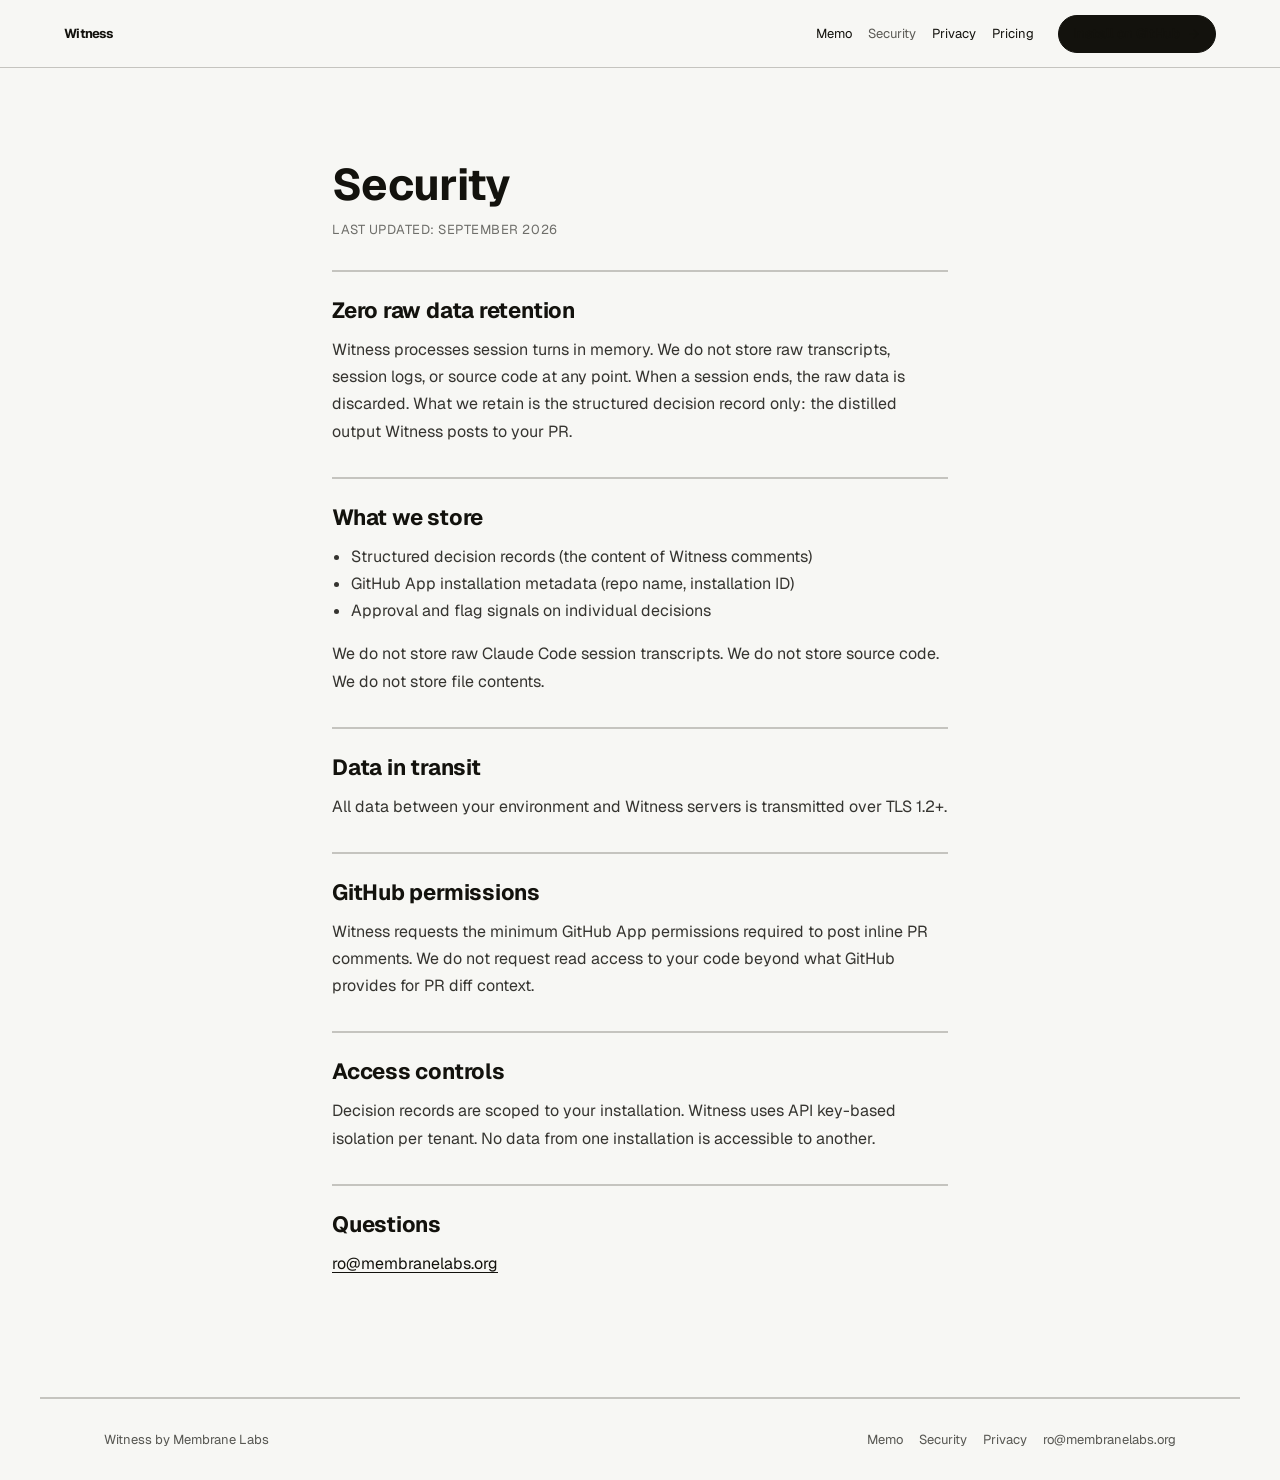
<file: security.html>
<!DOCTYPE html>
<html lang="en">
<head>
<meta charset="utf-8">
<meta name="viewport" content="width=device-width, initial-scale=1">
<title>Security: Witness</title>
<meta name="description" content="How Witness handles data: zero raw data retention, TLS in transit, minimum GitHub permissions.">
<link rel="stylesheet" href="_ds/modernist-412157db-4820-4061-ba51-2b7b09c9d0c9/styles.css">
<style>
  body { margin: 0; background: var(--color-bg); text-wrap: pretty; }
  a { color: var(--color-accent-700); }
  a:hover { color: var(--color-accent); }
</style>
</head>
<body>

<nav class="nav" style="padding-inline:clamp(20px,5vw,72px)">
  <a href="index.html" class="nav-brand" style="text-decoration:none;color:inherit">Witness</a>
  <input type="checkbox" id="nav-toggle" class="nav-toggle-input">
  <label for="nav-toggle" class="nav-toggle" aria-label="Menu">
    <svg class="nav-toggle-icon-open" viewBox="0 0 24 24" fill="none" stroke="currentColor" stroke-width="2" stroke-linecap="round" stroke-linejoin="round"><line x1="4" x2="20" y1="6" y2="6"></line><line x1="4" x2="20" y1="12" y2="12"></line><line x1="4" x2="20" y1="18" y2="18"></line></svg>
    <svg class="nav-toggle-icon-close" viewBox="0 0 24 24" fill="none" stroke="currentColor" stroke-width="2" stroke-linecap="round" stroke-linejoin="round"><path d="M18 6 6 18"></path><path d="m6 6 12 12"></path></svg>
  </label>
  <label for="nav-toggle" class="nav-backdrop"></label>
  <div class="nav-links">
    <a href="memo.html" style="color:inherit;text-decoration:none">Memo</a>
    <a href="security.html" aria-current="page" style="text-decoration:none">Security</a>
    <a href="privacy.html" style="color:inherit;text-decoration:none">Privacy</a>
    <a href="index.html#pricing" style="color:inherit;text-decoration:none">Pricing</a>
  </div>
  <a href="https://github.com/apps/membranelabs-witness/installations/new" class="btn btn-primary" style="text-decoration:none;margin-left:var(--space-2)">Install on GitHub<svg width="14" height="14" viewBox="0 0 24 24" fill="none" stroke="currentColor" stroke-width="2" stroke-linecap="round" stroke-linejoin="round"><path d="M5 12h14"></path><path d="m12 5 7 7-7 7"></path></svg></a>
</nav>

<article style="max-width:680px;margin:0 auto;padding:clamp(48px,8vw,88px) clamp(20px,5vw,32px) clamp(64px,10vw,120px)">
  <h1 style="font-family:var(--font-heading);font-weight:var(--font-heading-weight);font-size:clamp(30px,4.4vw,44px);letter-spacing:-0.015em;margin:0 0 var(--space-2)">Security</h1>
  <p style="font-size:13px;letter-spacing:0.04em;text-transform:uppercase;color:color-mix(in srgb, var(--color-text) 60%, transparent);margin:0 0 var(--space-8)">Last updated: September 2026</p>

  <h2 style="font-family:var(--font-heading);font-weight:var(--font-heading-weight);font-size:22px;letter-spacing:-0.01em;margin:0 0 var(--space-3);padding-top:var(--space-6);border-top:2px solid var(--color-divider)">Zero raw data retention</h2>
  <p style="font-size:16px;line-height:1.7;margin:0 0 var(--space-8);color:color-mix(in srgb, var(--color-text) 85%, transparent)">Witness processes session turns in memory. We do not store raw transcripts, session logs, or source code at any point. When a session ends, the raw data is discarded. What we retain is the structured decision record only: the distilled output Witness posts to your PR.</p>

  <h2 style="font-family:var(--font-heading);font-weight:var(--font-heading-weight);font-size:22px;letter-spacing:-0.01em;margin:0 0 var(--space-3);padding-top:var(--space-6);border-top:2px solid var(--color-divider)">What we store</h2>
  <ul style="font-size:16px;line-height:1.7;margin:0 0 var(--space-4);padding-left:1.2em;color:color-mix(in srgb, var(--color-text) 85%, transparent)">
    <li>Structured decision records (the content of Witness comments)</li>
    <li>GitHub App installation metadata (repo name, installation ID)</li>
    <li>Approval and flag signals on individual decisions</li>
  </ul>
  <p style="font-size:16px;line-height:1.7;margin:0 0 var(--space-8);color:color-mix(in srgb, var(--color-text) 85%, transparent)">We do not store raw Claude Code session transcripts. We do not store source code. We do not store file contents.</p>

  <h2 style="font-family:var(--font-heading);font-weight:var(--font-heading-weight);font-size:22px;letter-spacing:-0.01em;margin:0 0 var(--space-3);padding-top:var(--space-6);border-top:2px solid var(--color-divider)">Data in transit</h2>
  <p style="font-size:16px;line-height:1.7;margin:0 0 var(--space-8);color:color-mix(in srgb, var(--color-text) 85%, transparent)">All data between your environment and Witness servers is transmitted over TLS 1.2+.</p>

  <h2 style="font-family:var(--font-heading);font-weight:var(--font-heading-weight);font-size:22px;letter-spacing:-0.01em;margin:0 0 var(--space-3);padding-top:var(--space-6);border-top:2px solid var(--color-divider)">GitHub permissions</h2>
  <p style="font-size:16px;line-height:1.7;margin:0 0 var(--space-8);color:color-mix(in srgb, var(--color-text) 85%, transparent)">Witness requests the minimum GitHub App permissions required to post inline PR comments. We do not request read access to your code beyond what GitHub provides for PR diff context.</p>

  <h2 style="font-family:var(--font-heading);font-weight:var(--font-heading-weight);font-size:22px;letter-spacing:-0.01em;margin:0 0 var(--space-3);padding-top:var(--space-6);border-top:2px solid var(--color-divider)">Access controls</h2>
  <p style="font-size:16px;line-height:1.7;margin:0 0 var(--space-8);color:color-mix(in srgb, var(--color-text) 85%, transparent)">Decision records are scoped to your installation. Witness uses API key-based isolation per tenant. No data from one installation is accessible to another.</p>

  <h2 style="font-family:var(--font-heading);font-weight:var(--font-heading-weight);font-size:22px;letter-spacing:-0.01em;margin:0 0 var(--space-3);padding-top:var(--space-6);border-top:2px solid var(--color-divider)">Questions</h2>
  <p style="font-size:16px;line-height:1.7;margin:0"><a href="mailto:ro@membranelabs.org">ro@membranelabs.org</a></p>
</article>

<footer style="max-width:1200px;margin:0 auto;padding:var(--space-8) clamp(20px,5vw,72px);display:flex;flex-wrap:wrap;gap:var(--space-4);justify-content:space-between;border-top:2px solid var(--color-divider);font-size:13px;color:color-mix(in srgb, var(--color-text) 70%, transparent)">
  <span>Witness by Membrane Labs</span>
  <div style="display:flex;gap:var(--space-4);flex-wrap:wrap">
    <a href="memo.html" style="color:inherit;text-decoration:none">Memo</a>
    <a href="security.html" style="color:inherit;text-decoration:none">Security</a>
    <a href="privacy.html" style="color:inherit;text-decoration:none">Privacy</a>
    <a href="mailto:ro@membranelabs.org" style="color:inherit;text-decoration:none">ro@membranelabs.org</a>
  </div>
</footer>

</body>
</html>
</file>
<file: _ds/modernist-412157db-4820-4061-ba51-2b7b09c9d0c9/styles.css>
/* Hallmark · pre-emit critique: P5 H5 E4 S5 R5 V4
 * genre: modern-minimal · macrostructure: Narrative Workflow · theme: Quiet
 * design system: monochrome Witness · contrast: pass (46–50)
 */
@import url('https://fonts.googleapis.com/css2?family=Geist:wght@400;500;600;700&family=JetBrains+Mono:wght@500;600&display=swap');

:root {
  --color-bg: oklch(97.5% .004 95);
  --color-surface: oklch(94.5% .006 95);
  --color-paper-2: oklch(91% .007 95);
  --color-paper-3: oklch(77% .008 95);
  --color-text: oklch(18% .009 95);
  --color-ink-2: oklch(31% .008 95);
  --color-muted: oklch(47% .008 95);
  --color-rule: oklch(82% .007 95);
  --color-rule-strong: oklch(61% .008 95);
  --color-accent: var(--color-text);
  --color-accent-700: var(--color-text);
  --color-accent-2: var(--color-ink-2);
  --color-divider: var(--color-rule);
  --color-neutral-100: var(--color-bg); --color-neutral-200: var(--color-surface); --color-neutral-300: var(--color-paper-2); --color-neutral-400: var(--color-paper-3); --color-neutral-500: var(--color-muted); --color-neutral-600: var(--color-muted); --color-neutral-700: var(--color-ink-2); --color-neutral-800: var(--color-ink-2); --color-neutral-900: var(--color-text);
  --font-display: 'Geist', ui-sans-serif, sans-serif;
  --font-heading: var(--font-display); --font-heading-weight: 700;
  --font-body: 'Geist', ui-sans-serif, sans-serif;
  --font-mono: 'JetBrains Mono', ui-monospace, monospace;
  --space-1: 4px; --space-2: 8px; --space-3: 12px; --space-4: 16px; --space-5: 20px; --space-6: 24px; --space-8: 32px;
  --text-xs: 11px; --radius-sm: 0; --radius-md: 0; --radius-lg: 0; --ease-out: cubic-bezier(.16, 1, .3, 1);
}
*, *::before, *::after { box-sizing: border-box; }
body { background: var(--color-bg); color: var(--color-text); font-family: var(--font-body); }
a { text-underline-offset: 3px; }
:focus-visible { outline: 2px solid var(--color-text); outline-offset: 3px; }
::selection { background: var(--color-text); color: var(--color-bg); }
.nav { display: flex; align-items: center; flex-wrap: wrap; gap: var(--space-4); min-height: 68px; padding: var(--space-3) var(--space-4); border-bottom: 1px solid var(--color-rule); }
.nav-brand { margin-right: auto; font-family: var(--font-display); font-size: 19px; font-weight: 700; letter-spacing: -.055em; }
.nav-links { display: flex; align-items: center; flex-wrap: wrap; gap: var(--space-4); }
.nav a { color: inherit; font-size: 13px; text-decoration: none; }
.nav a:hover, .nav a[aria-current='page'] { color: var(--color-muted); }
.btn { display: inline-flex; align-items: center; gap: 7px; min-height: 38px; padding: 0 14px; border: 1px solid var(--color-text); border-radius: 999px; font: 600 12px/1 var(--font-body); text-decoration: none; }
.btn-primary { background: var(--color-text); color: var(--color-bg); }
.btn-primary:hover { background: var(--color-ink-2); }
.btn-ghost { color: var(--color-text); background: transparent; }
.hr { height: 1px; border: 0; background: var(--color-rule); }
.nav-toggle-input, .nav-toggle, .nav-backdrop { display: none; }
@media (max-width: 640px) { .nav { min-height: 62px; gap: 12px; } .nav-links { display: none; } .nav > .btn { margin-left: 0 !important; } }
</file>
